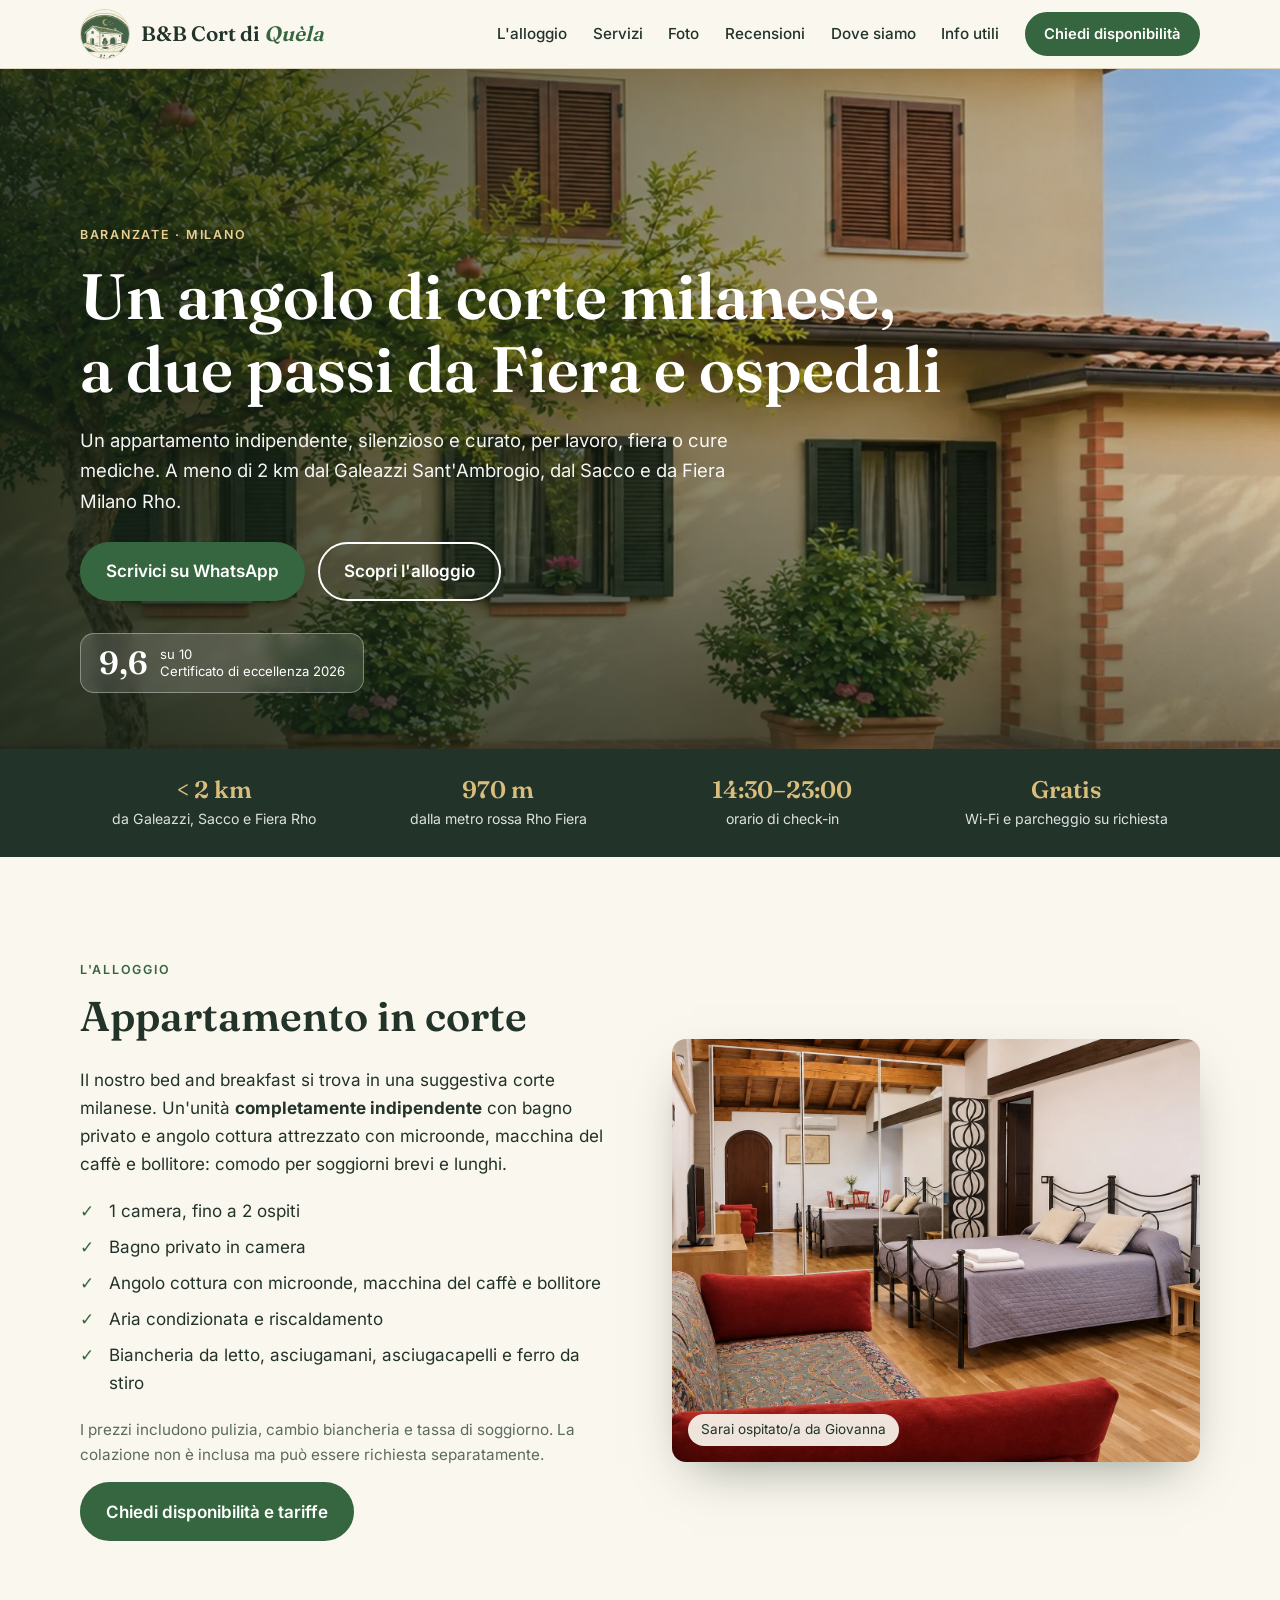
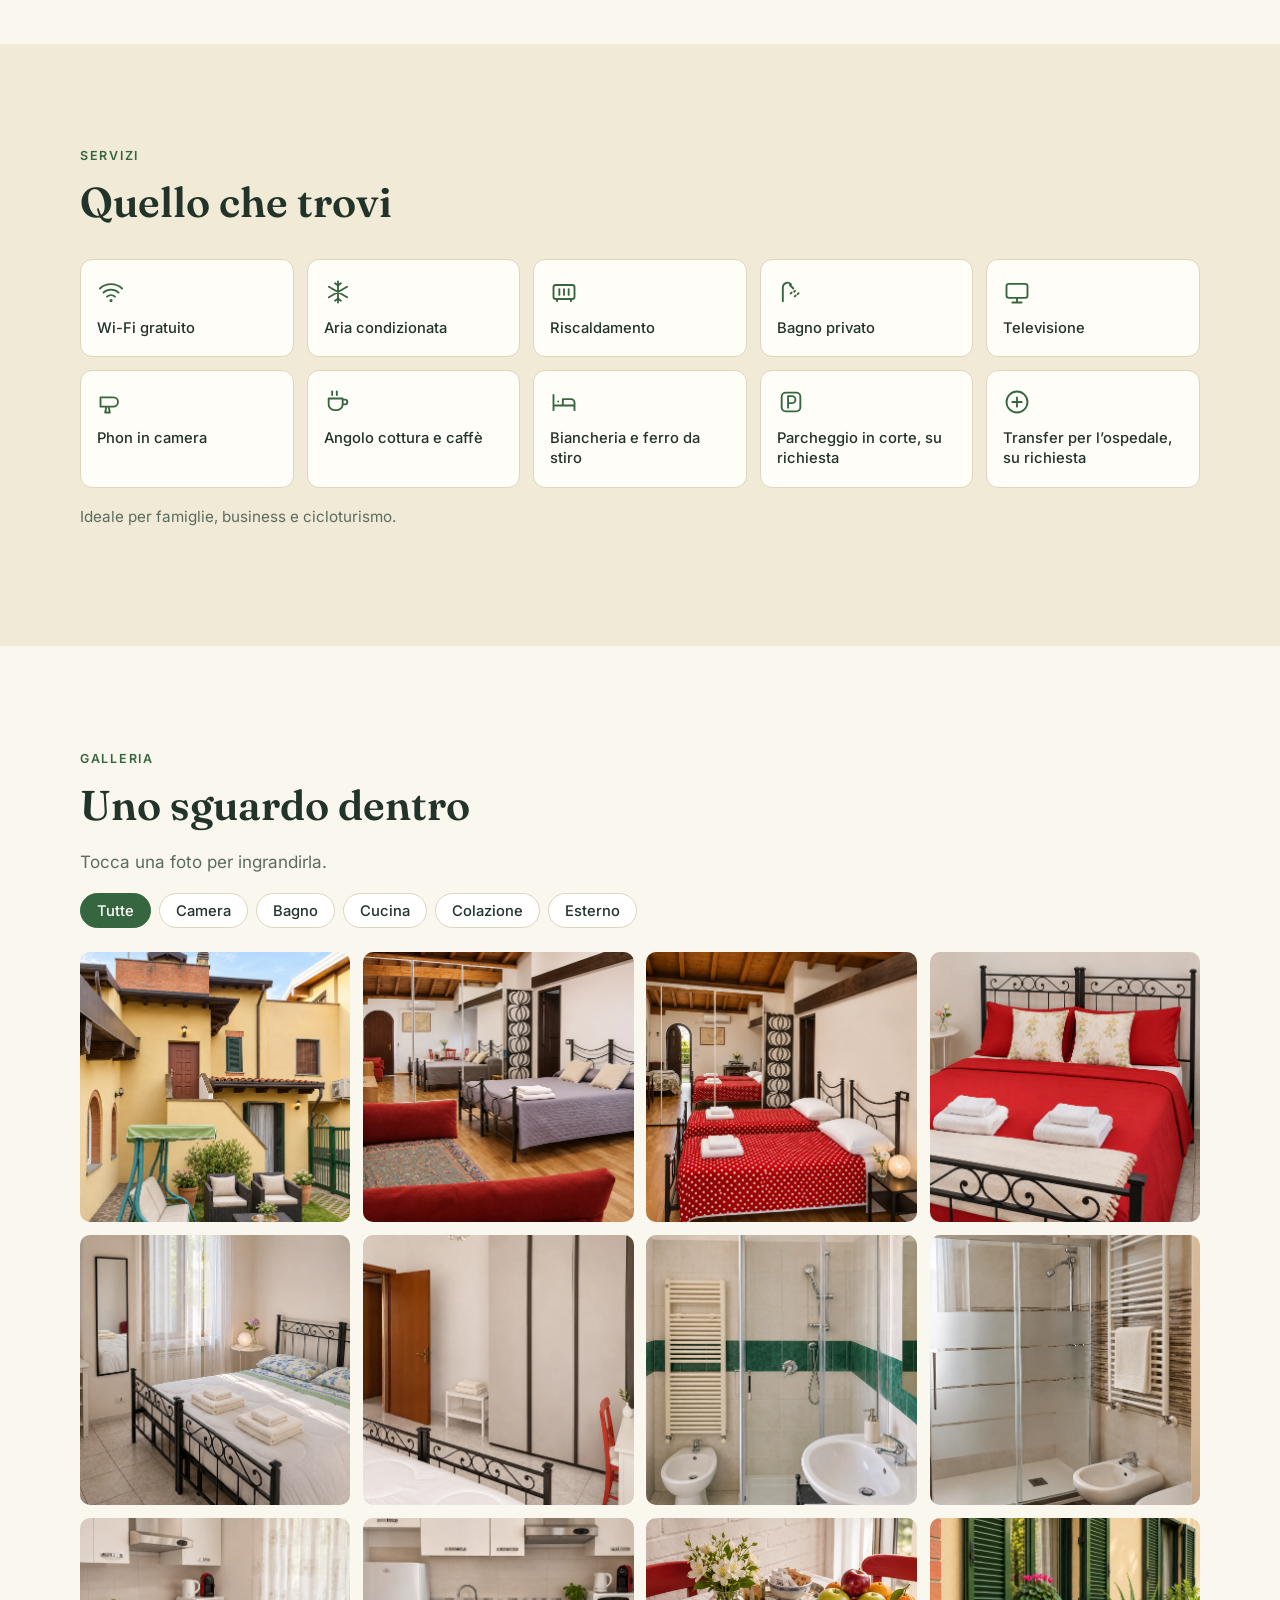
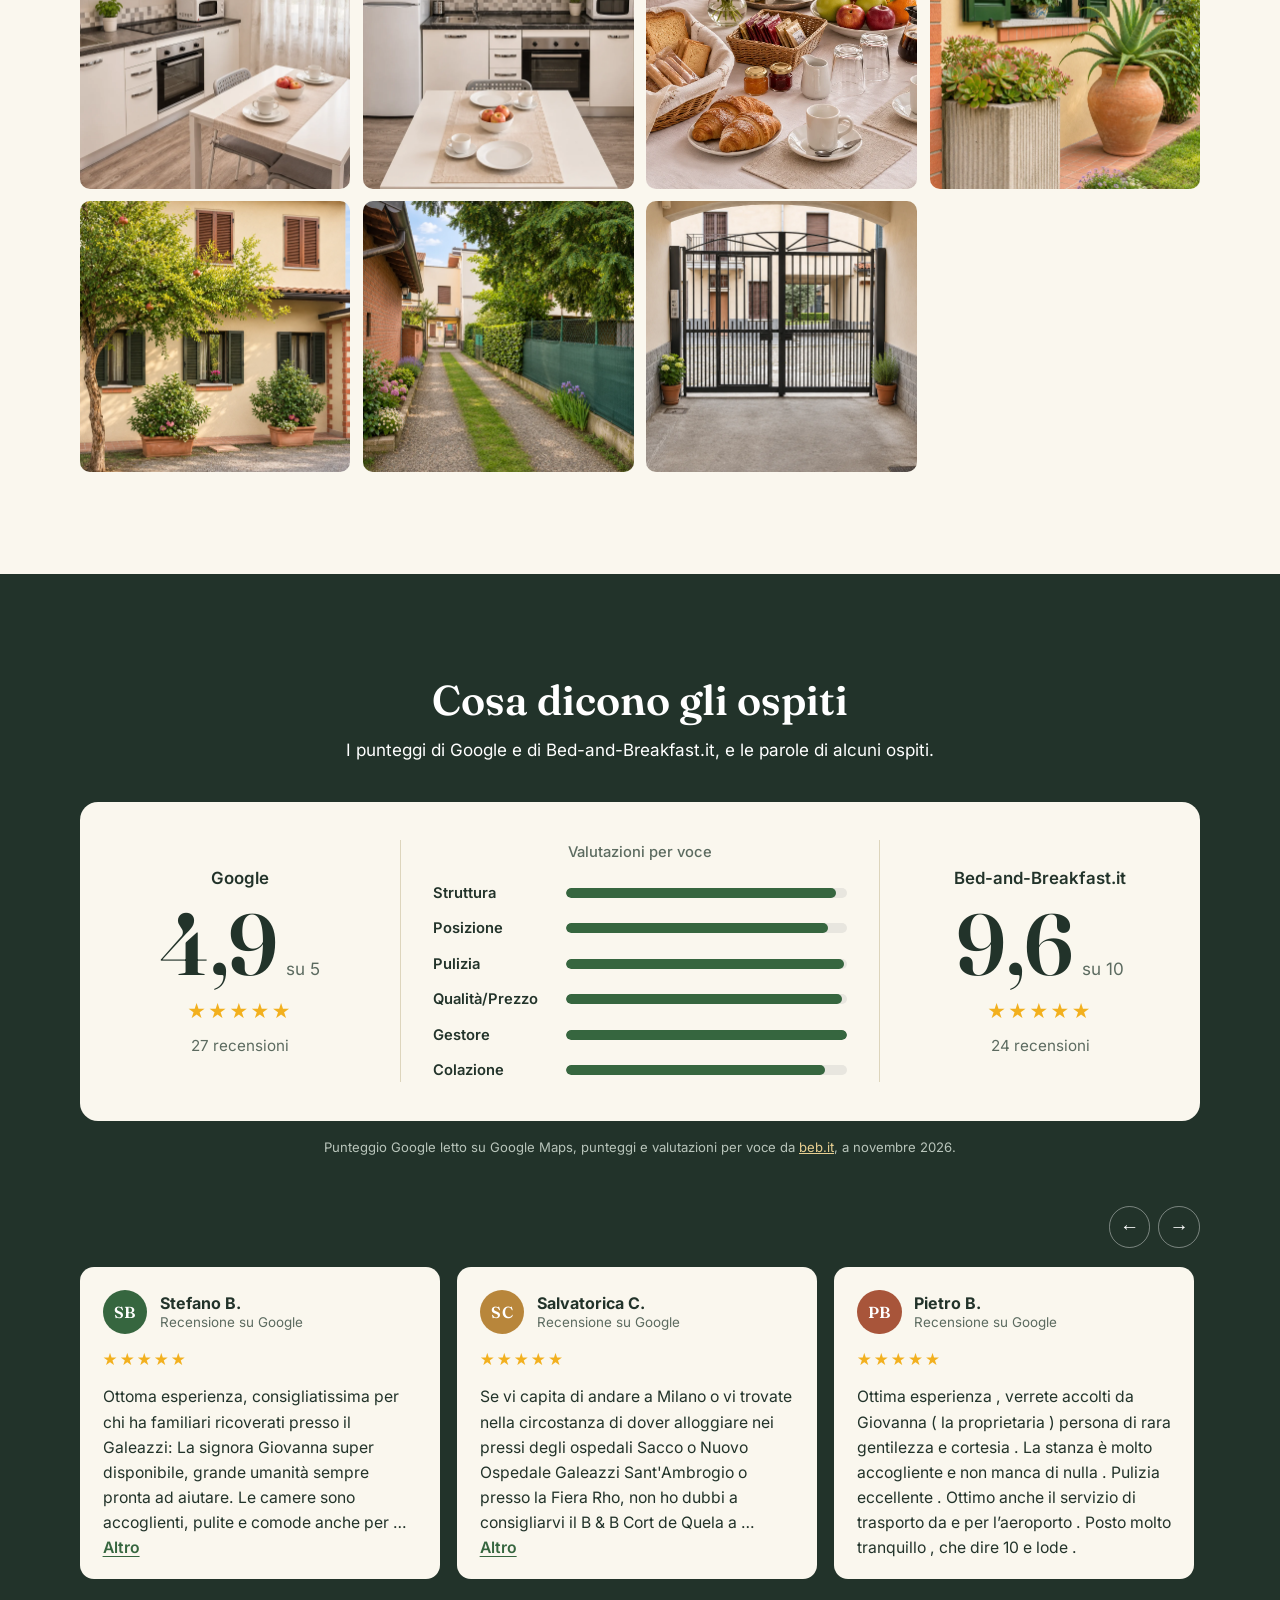
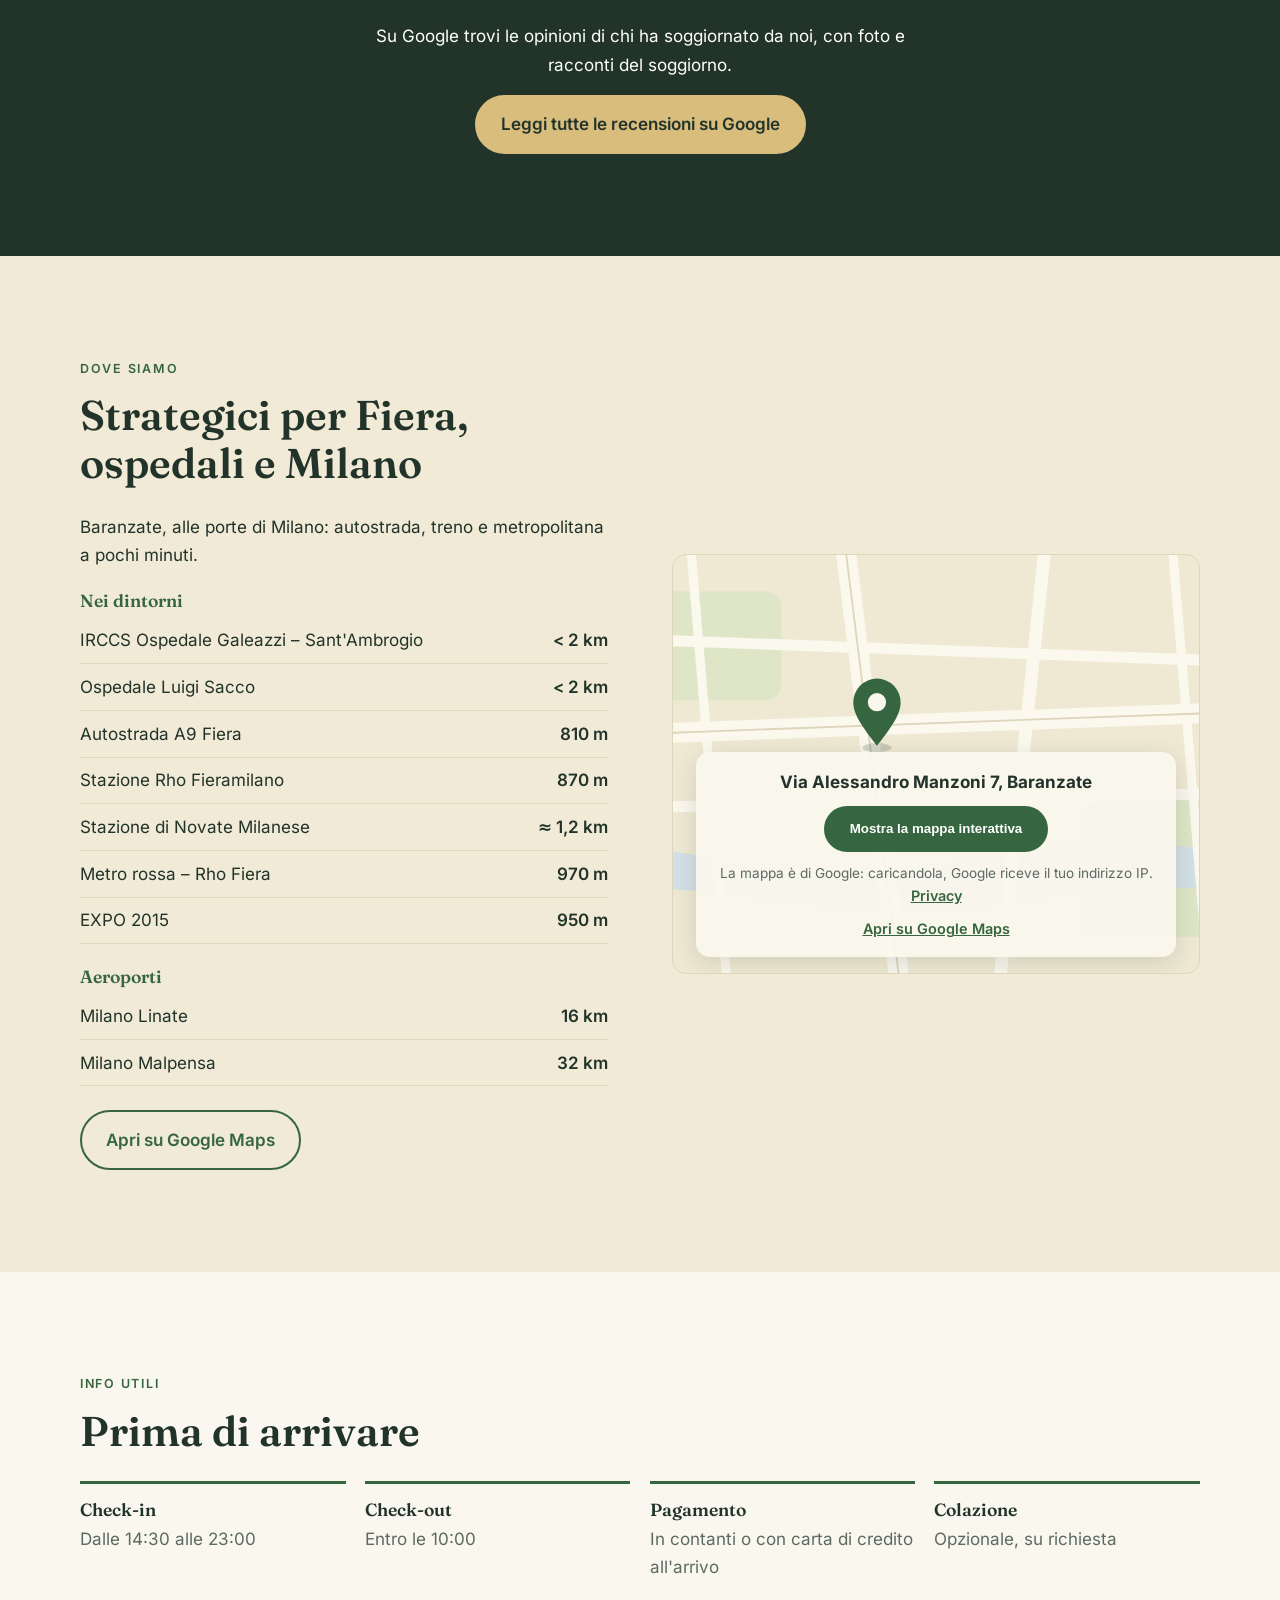
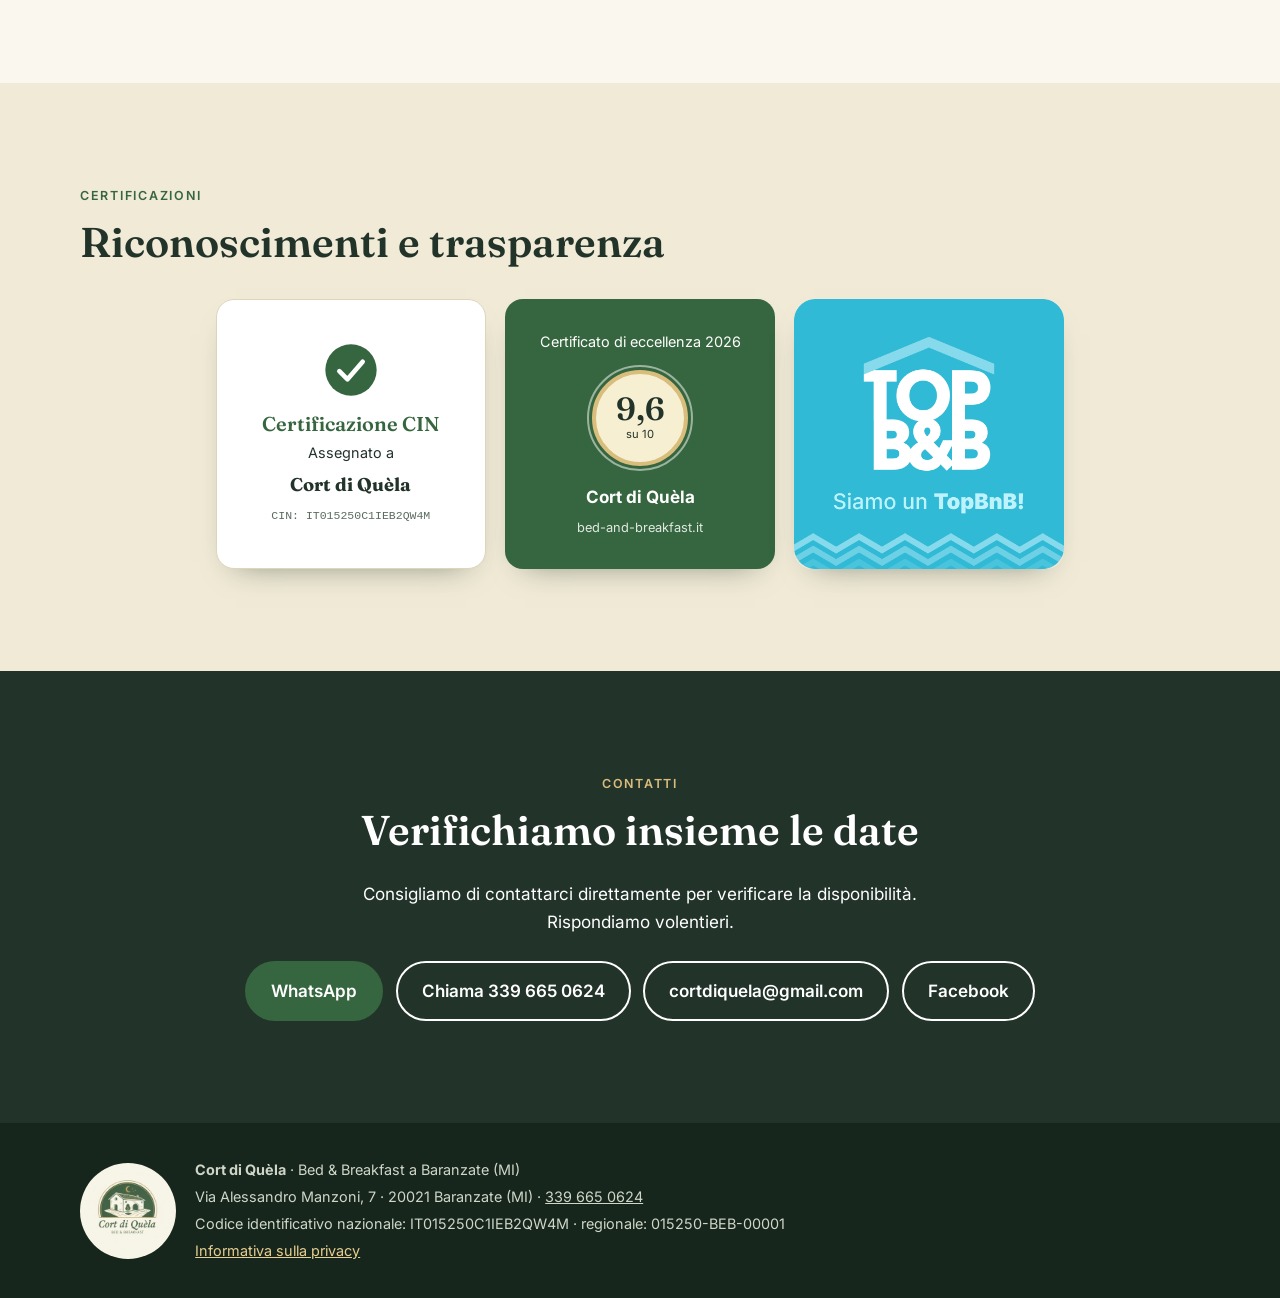
<file: index.html>
<!DOCTYPE html>
<html lang="it">
<head>
<meta charset="utf-8">
<meta name="viewport" content="width=device-width, initial-scale=1">
<title>Cort di Quèla – B&amp;B a Baranzate (Milano) vicino a Fiera Rho</title>
<meta name="description" content="Appartamento indipendente in una corte milanese a Baranzate, a meno di 2 km dagli ospedali Galeazzi e Sacco e da Fiera Rho. Wi-Fi, parcheggio, angolo cottura.">
<meta name="theme-color" content="#22332a">
<link rel="canonical" href="https://cortdiquela.it/">
<link rel="icon" href="favicon.ico" sizes="48x48 32x32 16x16">
<link rel="icon" type="image/png" sizes="48x48" href="img/favicon-48.png">
<link rel="icon" type="image/png" sizes="192x192" href="img/favicon-192.png">
<link rel="apple-touch-icon" href="img/apple-touch-icon.png">
<meta property="og:type" content="website">
<meta property="og:locale" content="it_IT">
<meta property="og:site_name" content="Cort di Quèla">
<meta property="og:url" content="https://cortdiquela.it/">
<meta property="og:title" content="Cort di Quèla – B&B a Baranzate">
<meta property="og:description" content="Appartamento indipendente in corte milanese, vicino a Fiera Rho, Ospedale Galeazzi e Sacco.">
<meta property="og:image" content="https://cortdiquela.it/img/og-cort-di-quela.jpg">
<meta property="og:image:width" content="1200">
<meta property="og:image:height" content="630">
<meta property="og:image:alt" content="Facciata del B&amp;B Cort di Quèla a Baranzate">
<meta name="twitter:card" content="summary_large_image">
<link rel="preload" href="fonts/fraunces-latin.woff2" as="font" type="font/woff2" crossorigin>
<link rel="preload" href="fonts/inter-latin.woff2" as="font" type="font/woff2" crossorigin>
<link rel="stylesheet" href="css/style.css">
<script type="application/ld+json">
{"@context":"https://schema.org","@type":"BedAndBreakfast","name":"Cort di Quèla","description":"Bed & Breakfast in una corte milanese a Baranzate.","address":{"@type":"PostalAddress","streetAddress":"Via Alessandro Manzoni, 7","postalCode":"20021","addressLocality":"Baranzate","addressRegion":"MI","addressCountry":"IT"},"geo":{"@type":"GeoCoordinates","latitude":45.5291499,"longitude":9.1180021},"email":"cortdiquela@gmail.com","checkinTime":"14:30","checkoutTime":"10:00","amenityFeature":[{"@type":"LocationFeatureSpecification","name":"Wi-Fi gratuito","value":true},{"@type":"LocationFeatureSpecification","name":"Parcheggio","value":true}],"image":"https://cortdiquela.it/img/og-cort-di-quela.jpg","url":"https://cortdiquela.it/","telephone":"+393396650624","hasMap":"https://www.google.com/maps/place/B%26B+Cort+di+Qu%C3%A8la/data=!4m2!3m1!1s0x4786c1ded8beac15:0x66c8098ef2f36463","sameAs":["https://www.facebook.com/cortdiquela"]}
</script>
</head>
<body>
<svg width="0" height="0" style="position:absolute" aria-hidden="true" focusable="false">
<defs><g fill="none" stroke="currentColor" stroke-width="1.6" stroke-linecap="round" stroke-linejoin="round">
<symbol id="i-wifi" viewBox="0 0 24 24"><path d="M2.5 9a14 14 0 0 1 19 0M5.5 12.5a9.5 9.5 0 0 1 13 0M8.6 16a5 5 0 0 1 6.8 0"/><circle cx="12" cy="19.3" r=".6"/></symbol>
<symbol id="i-snow" viewBox="0 0 24 24"><path d="M12 3v18M4.2 7.5l15.6 9M19.8 7.5l-15.6 9M9.5 4.5 12 6.5l2.5-2M9.5 19.5 12 17.5l2.5 2"/></symbol>
<symbol id="i-heat" viewBox="0 0 24 24"><rect x="3" y="6" width="18" height="12" rx="2"/><path d="M8 9.5v5M12 9.5v5M16 9.5v5M6 18v2M18 18v2"/></symbol>
<symbol id="i-bath" viewBox="0 0 24 24"><path d="M5 20V8a4 4 0 0 1 7-2.6M11 6l3 3M12.5 12.5l-.8.8M15.5 11l-.8.8M16 15l-.8.8M18.5 13l-.8.8"/></symbol>
<symbol id="i-tv" viewBox="0 0 24 24"><rect x="3" y="5" width="18" height="12" rx="2"/><path d="M8 21h8M12 17v4"/></symbol>
<symbol id="i-dryer" viewBox="0 0 24 24"><path d="M3 8h11a4 4 0 0 1 0 8H3zM8 16l-1 5h4l-1-5"/></symbol>
<symbol id="i-coffee" viewBox="0 0 24 24"><path d="M4 9h12v5a5 5 0 0 1-5 5H9a5 5 0 0 1-5-5zM16 10h2a2 2 0 0 1 0 4h-2M7 3v3M11 3v3"/></symbol>
<symbol id="i-bed" viewBox="0 0 24 24"><path d="M3 19V6M3 15h18v4M21 15v-2.5a3 3 0 0 0-3-3h-7V15M7 11.5h.01"/></symbol>
<symbol id="i-park" viewBox="0 0 24 24"><rect x="4" y="4" width="16" height="16" rx="3.5"/><path d="M9.5 17V7h3.3a3 3 0 0 1 0 6H9.5"/></symbol>
<symbol id="i-med" viewBox="0 0 24 24"><circle cx="12" cy="12" r="9"/><path d="M12 8v8M8 12h8"/></symbol>
</g></defs></svg>
<a class="skip" href="#main">Vai al contenuto</a>

<header class="site-header" id="top">
  <div class="wrap bar">
    <a class="brand" href="#top" aria-label="B&B Cort di Quèla – inizio pagina"><span class="logo"><img src="img/39867_square.jpg" alt="" width="52" height="52"></span><span class="brand-text">B&amp;B Cort di <em>Quèla</em></span></a>
    <nav id="nav" class="nav" aria-label="Principale">
      <a href="#alloggio">L'alloggio</a>
      <a href="#servizi">Servizi</a>
      <a href="#galleria">Foto</a>
      <a href="#punteggi">Recensioni</a>
      <a href="#zona">Dove siamo</a>
      <a href="#info">Info utili</a>
      <a class="btn btn-small" href="#contatti">Chiedi disponibilità</a>
    </nav>
    <button class="menu-btn" aria-expanded="false" aria-controls="nav" aria-label="Apri il menu"><span></span><span></span></button>
  </div>
</header>

<main id="main">
  <section class="hero">
    <picture><source media="(min-width:900px)" srcset="img/hero-corte-panoramica.webp"><img class="hero-img" src="img/hero-corte-mobile.webp" alt="" fetchpriority="high"></picture>
    <div class="hero-shade"></div>
    <div class="wrap hero-content">
      <p class="eyebrow">Baranzate · Milano</p>
      <h1>Un angolo di corte milanese,<br>a due passi da Fiera e ospedali</h1>
      <p class="lead">Un appartamento indipendente, silenzioso e curato, per lavoro, fiera o cure mediche. A meno di 2 km dal Galeazzi Sant'Ambrogio, dal Sacco e da Fiera Milano Rho.</p>
      <div class="cta-row">
        <a class="btn" href="https://wa.me/393396650624?text=Buongiorno%2C%20vorrei%20verificare%20la%20disponibilit%C3%A0%20dal%20..." target="_blank" rel="noopener">Scrivici su WhatsApp</a>
        <a class="btn btn-ghost" href="#alloggio">Scopri l'alloggio</a>
      </div>
      <div class="badge" aria-label="Valutazione 9,6 su 10, certificato di eccellenza 2026">
        <strong>9,6</strong><span>su 10<br>Certificato di eccellenza 2026</span>
      </div>
    </div>
  </section>

  <section class="facts" aria-label="In breve">
    <div class="wrap facts-grid">
      <div><strong>&lt; 2 km</strong><span>da Galeazzi, Sacco e Fiera Rho</span></div>
      <div><strong>970 m</strong><span>dalla metro rossa Rho Fiera</span></div>
      <div><strong>14:30–23:00</strong><span>orario di check-in</span></div>
      <div><strong>Gratis</strong><span>Wi-Fi e parcheggio su richiesta</span></div>
    </div>
  </section>

  <section class="section" id="alloggio">
    <div class="wrap split">
      <div class="split-text">
        <p class="eyebrow">L'alloggio</p>
        <h2>Appartamento in corte</h2>
        <p>Il nostro bed and breakfast si trova in una suggestiva corte milanese. Un'unità <strong>completamente indipendente</strong> con bagno privato e angolo cottura attrezzato con microonde, macchina del caffè e bollitore: comodo per soggiorni brevi e lunghi.</p>
        <ul class="ticks">
          <li>1 camera, fino a 2 ospiti</li>
          <li>Bagno privato in camera</li>
          <li>Angolo cottura con microonde, macchina del caffè e bollitore</li>
          <li>Aria condizionata e riscaldamento</li>
          <li>Biancheria da letto, asciugamani, asciugacapelli e ferro da stiro</li>
        </ul>
        <p class="note">I prezzi includono pulizia, cambio biancheria e tassa di soggiorno. La colazione non è inclusa ma può essere richiesta separatamente.</p>
        <a class="btn" href="#contatti">Chiedi disponibilità e tariffe</a>
      </div>
      <figure class="split-fig">
        <img src="img/08-camera-mansarda.webp" alt="Camera con travi in legno, parquet e specchiera" loading="lazy">
        <figcaption>Sarai ospitato/a da Giovanna</figcaption>
      </figure>
    </div>
  </section>

  <section class="section alt" id="servizi">
    <div class="wrap">
      <p class="eyebrow">Servizi</p>
      <h2>Quello che trovi</h2>
      <ul class="tiles">
        <li class="tile"><svg aria-hidden="true"><use href="#i-wifi"/></svg><span>Wi-Fi gratuito</span></li>
        <li class="tile"><svg aria-hidden="true"><use href="#i-snow"/></svg><span>Aria condizionata</span></li>
        <li class="tile"><svg aria-hidden="true"><use href="#i-heat"/></svg><span>Riscaldamento</span></li>
        <li class="tile"><svg aria-hidden="true"><use href="#i-bath"/></svg><span>Bagno privato</span></li>
        <li class="tile"><svg aria-hidden="true"><use href="#i-tv"/></svg><span>Televisione</span></li>
        <li class="tile"><svg aria-hidden="true"><use href="#i-dryer"/></svg><span>Phon in camera</span></li>
        <li class="tile"><svg aria-hidden="true"><use href="#i-coffee"/></svg><span>Angolo cottura e caffè</span></li>
        <li class="tile"><svg aria-hidden="true"><use href="#i-bed"/></svg><span>Biancheria e ferro da stiro</span></li>
        <li class="tile"><svg aria-hidden="true"><use href="#i-park"/></svg><span>Parcheggio in corte, su richiesta</span></li>
        <li class="tile"><svg aria-hidden="true"><use href="#i-med"/></svg><span>Transfer per l’ospedale, su richiesta</span></li>
      </ul>
      <p class="note">Ideale per famiglie, business e cicloturismo.</p>
    </div>
  </section>

  <section class="section" id="galleria">
    <div class="wrap">
      <p class="eyebrow">Galleria</p>
      <h2>Uno sguardo dentro</h2>
      <p class="hint">Tocca una foto per ingrandirla.</p>
      <div class="filters" role="group" aria-label="Filtra le foto"><button type="button" class="chip" data-f="Tutte" aria-pressed="true">Tutte</button><button type="button" class="chip" data-f="Camera" aria-pressed="false">Camera</button><button type="button" class="chip" data-f="Bagno" aria-pressed="false">Bagno</button><button type="button" class="chip" data-f="Cucina" aria-pressed="false">Cucina</button><button type="button" class="chip" data-f="Colazione" aria-pressed="false">Colazione</button><button type="button" class="chip" data-f="Esterno" aria-pressed="false">Esterno</button></div>
      <div class="gallery" id="gallery">
        <button type="button" data-cat="Esterno"><img loading="lazy" src="img/01-cortile.webp" alt="La corte con dondolo e area relax"></button>
        <button type="button" data-cat="Camera"><img loading="lazy" src="img/08-camera-mansarda.webp" alt="Camera con travi in legno, parquet e divano rosso"></button>
        <button type="button" data-cat="Camera"><img loading="lazy" src="img/04-camera-doppia.webp" alt="Camera con due letti e coperte a pois rossi"></button>
        <button type="button" data-cat="Camera"><img loading="lazy" src="img/07-camera-rossa.webp" alt="Letto matrimoniale in ferro battuto con coperta rossa"></button>
        <button type="button" data-cat="Camera"><img loading="lazy" src="img/10-camera-luminosa.webp" alt="Camera luminosa con finestra e specchio"></button>
        <button type="button" data-cat="Camera"><img loading="lazy" src="img/11-camera-armadio.webp" alt="Camera con armadio e zona notte"></button>
        <button type="button" data-cat="Bagno"><img loading="lazy" src="img/09-bagno-verde.webp" alt="Bagno privato con doccia e scaldasalviette"></button>
        <button type="button" data-cat="Bagno"><img loading="lazy" src="img/14-bagno-tortora.webp" alt="Bagno con ampia doccia e scaldasalviette"></button>
        <button type="button" data-cat="Cucina"><img loading="lazy" src="img/12-cucina-prospettiva.webp" alt="Angolo cottura con forno, microonde e tavolo"></button>
        <button type="button" data-cat="Cucina"><img loading="lazy" src="img/13-cucina-frontale.webp" alt="Cucina con frigorifero e tavolo apparecchiato"></button>
        <button type="button" data-cat="Colazione"><img loading="lazy" src="img/06-colazione.webp" alt="Colazione servita con cornetti, frutta e caffè"></button>
        <button type="button" data-cat="Esterno"><img loading="lazy" src="img/03-facciata-dettaglio.webp" alt="Facciata con persiane verdi e vasi in terracotta"></button>
        <button type="button" data-cat="Esterno"><img loading="lazy" src="img/05-facciata-principale.webp" alt="La facciata con il melograno in cortile"></button>
        <button type="button" data-cat="Esterno"><img loading="lazy" src="img/02-vialetto.webp" alt="Il vialetto di accesso alla corte"></button>
        <button type="button" data-cat="Esterno"><img loading="lazy" src="img/15-ingresso.webp" alt="Il cancello d'ingresso alla corte"></button>
      </div>
    </div>
  </section>

  <section class="section google" id="punteggi">
    <div class="wrap">
      <header class="rev-intro">
        <h2>Cosa dicono gli ospiti</h2>
        <p>I punteggi di Google e di <span class="nw">Bed-and-Breakfast.it</span>, e le parole di alcuni ospiti.</p>
      </header>
      <div class="rev-panel">
        <div class="rev-score">
          <p class="rev-src">Google</p>
          <div class="g-num"><b>4,9</b><span>su 5</span></div>
          <div class="stars" aria-hidden="true">★★★★★</div>
          <p class="rev-count">27 recensioni</p>
        </div>
        <div class="rev-crits">
          <p class="rev-src">Valutazioni per voce</p>
          <div class="crit"><span>Struttura</span><div class="track" role="img" aria-label="Struttura: valutazione eccellente"><i style="width:96%"></i></div></div>
          <div class="crit"><span>Posizione</span><div class="track" role="img" aria-label="Posizione: valutazione eccellente"><i style="width:93%"></i></div></div>
          <div class="crit"><span>Pulizia</span><div class="track" role="img" aria-label="Pulizia: valutazione eccellente"><i style="width:99%"></i></div></div>
          <div class="crit"><span>Qualità/Prezzo</span><div class="track" role="img" aria-label="Qualità/Prezzo: valutazione eccellente"><i style="width:98%"></i></div></div>
          <div class="crit"><span>Gestore</span><div class="track" role="img" aria-label="Gestore: valutazione eccellente"><i style="width:100%"></i></div></div>
          <div class="crit"><span>Colazione</span><div class="track" role="img" aria-label="Colazione: valutazione eccellente"><i style="width:92%"></i></div></div>
        </div>
        <div class="rev-score">
          <p class="rev-src">Bed-and-Breakfast.it</p>
          <div class="g-num"><b>9,6</b><span>su 10</span></div>
          <div class="stars" aria-hidden="true">★★★★★</div>
          <p class="rev-count">24 recensioni</p>
        </div>
      </div>
      <p class="rev-note">Punteggio Google letto su Google Maps, punteggi e valutazioni per voce da <a href="https://beb.it/cortdiquela/it/#reviewsSection" target="_blank" rel="noopener">beb.it</a>, a novembre 2026.</p>
    </div>
    <div class="wrap g-cards">
      <div class="g-nav">
        <button type="button" class="g-prev" aria-label="Recensioni precedenti">&larr;</button>
        <button type="button" class="g-next" aria-label="Recensioni successive">&rarr;</button>
      </div>
      <ul class="g-reviews" tabindex="0" aria-label="Recensioni degli ospiti su Google, scorri per vederle tutte">
        <li class="g-card">
          <div class="g-head">
            <span class="g-avatar" style="background:#36663f" aria-hidden="true">SB</span>
            <div class="g-who"><b>Stefano B.</b><span>Recensione su Google</span></div>
          </div>
          <div class="stars" role="img" aria-label="5 stelle su 5">★★★★★</div>
          <blockquote><p>Ottoma esperienza, consigliatissima per chi ha familiari ricoverati presso il Galeazzi: La signora Giovanna super disponibile, grande umanità sempre pronta ad aiutare. Le camere sono accoglienti, pulite e comode anche per … <a class="g-more" href="https://www.google.com/maps/place/B%26B+Cort+di+Qu%C3%A8la/data=!4m2!3m1!1s0x4786c1ded8beac15:0x66c8098ef2f36463" target="_blank" rel="noopener">Altro</a></p></blockquote>
        </li>
        <li class="g-card">
          <div class="g-head">
            <span class="g-avatar" style="background:#b8863b" aria-hidden="true">SC</span>
            <div class="g-who"><b>Salvatorica C.</b><span>Recensione su Google</span></div>
          </div>
          <div class="stars" role="img" aria-label="5 stelle su 5">★★★★★</div>
          <blockquote><p>Se vi capita di andare a Milano o vi trovate nella circostanza di dover alloggiare nei pressi degli ospedali Sacco o Nuovo Ospedale Galeazzi Sant'Ambrogio o presso la Fiera Rho, non ho dubbi a consigliarvi il B &amp; B Cort de Quela a … <a class="g-more" href="https://www.google.com/maps/place/B%26B+Cort+di+Qu%C3%A8la/data=!4m2!3m1!1s0x4786c1ded8beac15:0x66c8098ef2f36463" target="_blank" rel="noopener">Altro</a></p></blockquote>
        </li>
        <li class="g-card">
          <div class="g-head">
            <span class="g-avatar" style="background:#a8553a" aria-hidden="true">PB</span>
            <div class="g-who"><b>Pietro B.</b><span>Recensione su Google</span></div>
          </div>
          <div class="stars" role="img" aria-label="5 stelle su 5">★★★★★</div>
          <blockquote><p>Ottima esperienza , verrete accolti da Giovanna ( la proprietaria ) persona di rara gentilezza e cortesia . La stanza è molto accogliente e non manca di nulla . Pulizia eccellente . Ottimo anche il servizio di trasporto da e per l’aeroporto . Posto molto tranquillo , che dire 10 e lode .</p></blockquote>
        </li>
        <li class="g-card">
          <div class="g-head">
            <span class="g-avatar" style="background:#4d6b7a" aria-hidden="true">EA</span>
            <div class="g-who"><b>Elena A.</b><span>Recensione su Google</span></div>
          </div>
          <div class="stars" role="img" aria-label="5 stelle su 5">★★★★★</div>
          <blockquote><p>Sono stata molto bene da tutti punti di vista del accoglienza, pulizia, prezzo, gentilezza e soprattutto tanta umanità da parte di Giovanna, la proprietaria. Gli sono molto grata della sua disponibilità e simpatia. Ho trovato in lei una … <a class="g-more" href="https://www.google.com/maps/place/B%26B+Cort+di+Qu%C3%A8la/data=!4m2!3m1!1s0x4786c1ded8beac15:0x66c8098ef2f36463" target="_blank" rel="noopener">Altro</a></p></blockquote>
        </li>
        <li class="g-card">
          <div class="g-head">
            <span class="g-avatar" style="background:#7a5a7a" aria-hidden="true">AB</span>
            <div class="g-who"><b>Antonina B.</b><span>Recensione su Google</span></div>
          </div>
          <div class="stars" role="img" aria-label="5 stelle su 5">★★★★★</div>
          <blockquote><p>Ho soggiornato presso il b&amp;b Cort di Quela per più di quindici giorni, vista la vicinanza dall'ospedale Galeazzi. Io e mio marito siamo stati accolti dalla proprietaria Giovanna, e sin da subito, ci siamo sentiti a casa. Giovanna è stata … <a class="g-more" href="https://www.google.com/maps/place/B%26B+Cort+di+Qu%C3%A8la/data=!4m2!3m1!1s0x4786c1ded8beac15:0x66c8098ef2f36463" target="_blank" rel="noopener">Altro</a></p></blockquote>
        </li>
        <li class="g-card">
          <div class="g-head">
            <span class="g-avatar" style="background:#5b6b3a" aria-hidden="true">MB</span>
            <div class="g-who"><b>Mario B.</b><span>Local Guide · Recensione su Google</span></div>
          </div>
          <div class="stars" role="img" aria-label="5 stelle su 5">★★★★★</div>
          <blockquote><p>Sono stata in questa struttura x una settimana, mi sembrava di essere a casa. La Signora Giovanna sempre molto disponibile e pronta a darti consigli ed aiutarti, in lei ho trovato una sorellina, dolcissima, amabile e molto altruista. … <a class="g-more" href="https://www.google.com/maps/place/B%26B+Cort+di+Qu%C3%A8la/data=!4m2!3m1!1s0x4786c1ded8beac15:0x66c8098ef2f36463" target="_blank" rel="noopener">Altro</a></p></blockquote>
        </li>
      </ul>
    </div>
    <div class="wrap g-cta">
      <p>Su Google trovi le opinioni di chi ha soggiornato da noi, con foto e racconti del soggiorno.</p>
      <a class="btn" href="https://www.google.com/maps/place/B%26B+Cort+di+Qu%C3%A8la/data=!4m2!3m1!1s0x4786c1ded8beac15:0x66c8098ef2f36463" target="_blank" rel="noopener">Leggi tutte le recensioni su Google</a>
    </div>
  </section>

  <section class="section alt" id="zona">
    <div class="wrap split">
      <div class="split-text">
        <p class="eyebrow">Dove siamo</p>
        <h2>Strategici per Fiera, ospedali e Milano</h2>
        <p>Baranzate, alle porte di Milano: autostrada, treno e metropolitana a pochi minuti.</p>
        <div class="dist">
          <h3>Nei dintorni</h3>
          <dl>
            <div><dt>IRCCS Ospedale Galeazzi – Sant'Ambrogio</dt><dd>&lt; 2 km</dd></div>
            <div><dt>Ospedale Luigi Sacco</dt><dd>&lt; 2 km</dd></div>
            <div><dt>Autostrada A9 Fiera</dt><dd>810 m</dd></div>
            <div><dt>Stazione Rho Fieramilano</dt><dd>870 m</dd></div>
            <div><dt>Stazione di Novate Milanese</dt><dd>≈ 1,2 km</dd></div>
            <div><dt>Metro rossa – Rho Fiera</dt><dd>970 m</dd></div>
            <div><dt>EXPO 2015</dt><dd>950 m</dd></div>
          </dl>
          <h3>Aeroporti</h3>
          <dl>
            <div><dt>Milano Linate</dt><dd>16 km</dd></div>
            <div><dt>Milano Malpensa</dt><dd>32 km</dd></div>
          </dl>
        </div>
        <a class="btn btn-outline" href="https://www.google.com/maps/place/B%26B+Cort+di+Qu%C3%A8la/data=!4m2!3m1!1s0x4786c1ded8beac15:0x66c8098ef2f36463" target="_blank" rel="noopener">Apri su Google Maps</a>
      </div>
      <div class="map" id="map">
        <div class="map-ph">
          <div class="map-card">
            <strong>Via Alessandro Manzoni 7, Baranzate</strong>
            <button class="btn" type="button" id="load-map">Mostra la mappa interattiva</button>
            <p>La mappa è di Google: caricandola, Google riceve il tuo indirizzo IP. <a href="privacy.html">Privacy</a></p>
            <a href="https://www.google.com/maps/place/B%26B+Cort+di+Qu%C3%A8la/data=!4m2!3m1!1s0x4786c1ded8beac15:0x66c8098ef2f36463" target="_blank" rel="noopener">Apri su Google Maps</a>
          </div>
        </div>
      </div>
    </div>
  </section>

  <section class="section" id="info">
    <div class="wrap">
      <p class="eyebrow">Info utili</p>
      <h2>Prima di arrivare</h2>
      <div class="info-grid">
        <div><h3>Check-in</h3><p>Dalle 14:30 alle 23:00</p></div>
        <div><h3>Check-out</h3><p>Entro le 10:00</p></div>
        <div><h3>Pagamento</h3><p>In contanti o con carta di credito all'arrivo</p></div>
        <div><h3>Colazione</h3><p>Opzionale, su richiesta</p></div>
      </div>
    </div>
  </section>

  <section class="section alt" id="certificazioni">
    <div class="wrap">
      <p class="eyebrow">Certificazioni</p>
      <h2>Riconoscimenti e trasparenza</h2>
      <ul class="certs">
        <li class="cert cert-cin">
          <svg viewBox="0 0 48 48" width="56" height="56" aria-hidden="true"><circle cx="24" cy="24" r="22" fill="#36663f"/><path d="M14 25l7 7 13-15" fill="none" stroke="#fff" stroke-width="4" stroke-linecap="round" stroke-linejoin="round"/></svg>
          <h3>Certificazione CIN</h3>
          <p>Assegnato a</p>
          <strong>Cort di Quèla</strong>
          <code>CIN: IT015250C1IEB2QW4M</code>
        </li>
        <li class="cert cert-ex">
          <p>Certificato di eccellenza 2026</p>
          <div class="seal"><b>9,6</b><small>su 10</small></div>
          <strong>Cort di Quèla</strong>
          <span>bed-and-breakfast.it</span>
        </li>
        <li class="cert cert-top">
          <a href="https://www.topbnb.it" target="_blank" rel="noopener"><img src="img/topbnb.png" alt="Siamo un TopBnB!" loading="lazy"></a>
        </li>
      </ul>
    </div>
  </section>

  <section class="section contact" id="contatti">
    <div class="wrap contact-box">
      <p class="eyebrow">Contatti</p>
      <h2>Verifichiamo insieme le date</h2>
      <p>Consigliamo di contattarci direttamente per verificare la disponibilità. Rispondiamo volentieri.</p>
      <div class="cta-row">
        <a class="btn" href="https://wa.me/393396650624?text=Buongiorno%2C%20vorrei%20verificare%20la%20disponibilit%C3%A0%20dal%20..." target="_blank" rel="noopener">WhatsApp</a>
        <a class="btn btn-ghost" href="tel:+393396650624">Chiama 339 665 0624</a>
        <a class="btn btn-ghost" href="mailto:cortdiquela@gmail.com">cortdiquela@gmail.com</a>
        <a class="btn btn-ghost" href="https://www.facebook.com/cortdiquela" target="_blank" rel="noopener">Facebook</a>
      </div>
    </div>
  </section>
</main>

<footer class="site-footer">
  <div class="wrap foot">
    <img src="img/39867.jpg" alt="Logo Cort di Quèla" width="96" height="96" loading="lazy">
    <div>
    <p><strong>Cort di Quèla</strong> · Bed & Breakfast a Baranzate (MI)</p>
    <p>Via Alessandro Manzoni, 7 · 20021 Baranzate (MI) · <a href="tel:+393396650624">339 665 0624</a></p>
      <p>Codice identificativo nazionale: IT015250C1IEB2QW4M · regionale: 015250-BEB-00001</p>
      <p class="foot-links"><a href="privacy.html">Informativa sulla privacy</a></p>
    </div>
  </div>
</footer>

<a class="sticky-cta" href="https://wa.me/393396650624" target="_blank" rel="noopener">Chiedi disponibilità</a>

<dialog id="lightbox" aria-label="Foto ingrandita">
  <button class="lb-close" aria-label="Chiudi">×</button>
  <button class="lb-nav lb-prev" aria-label="Foto precedente">‹</button>
  <img alt="">
  <button class="lb-nav lb-next" aria-label="Foto successiva">›</button>
</dialog>
<script src="js/main.js"></script>
</body>
</html>
</file>
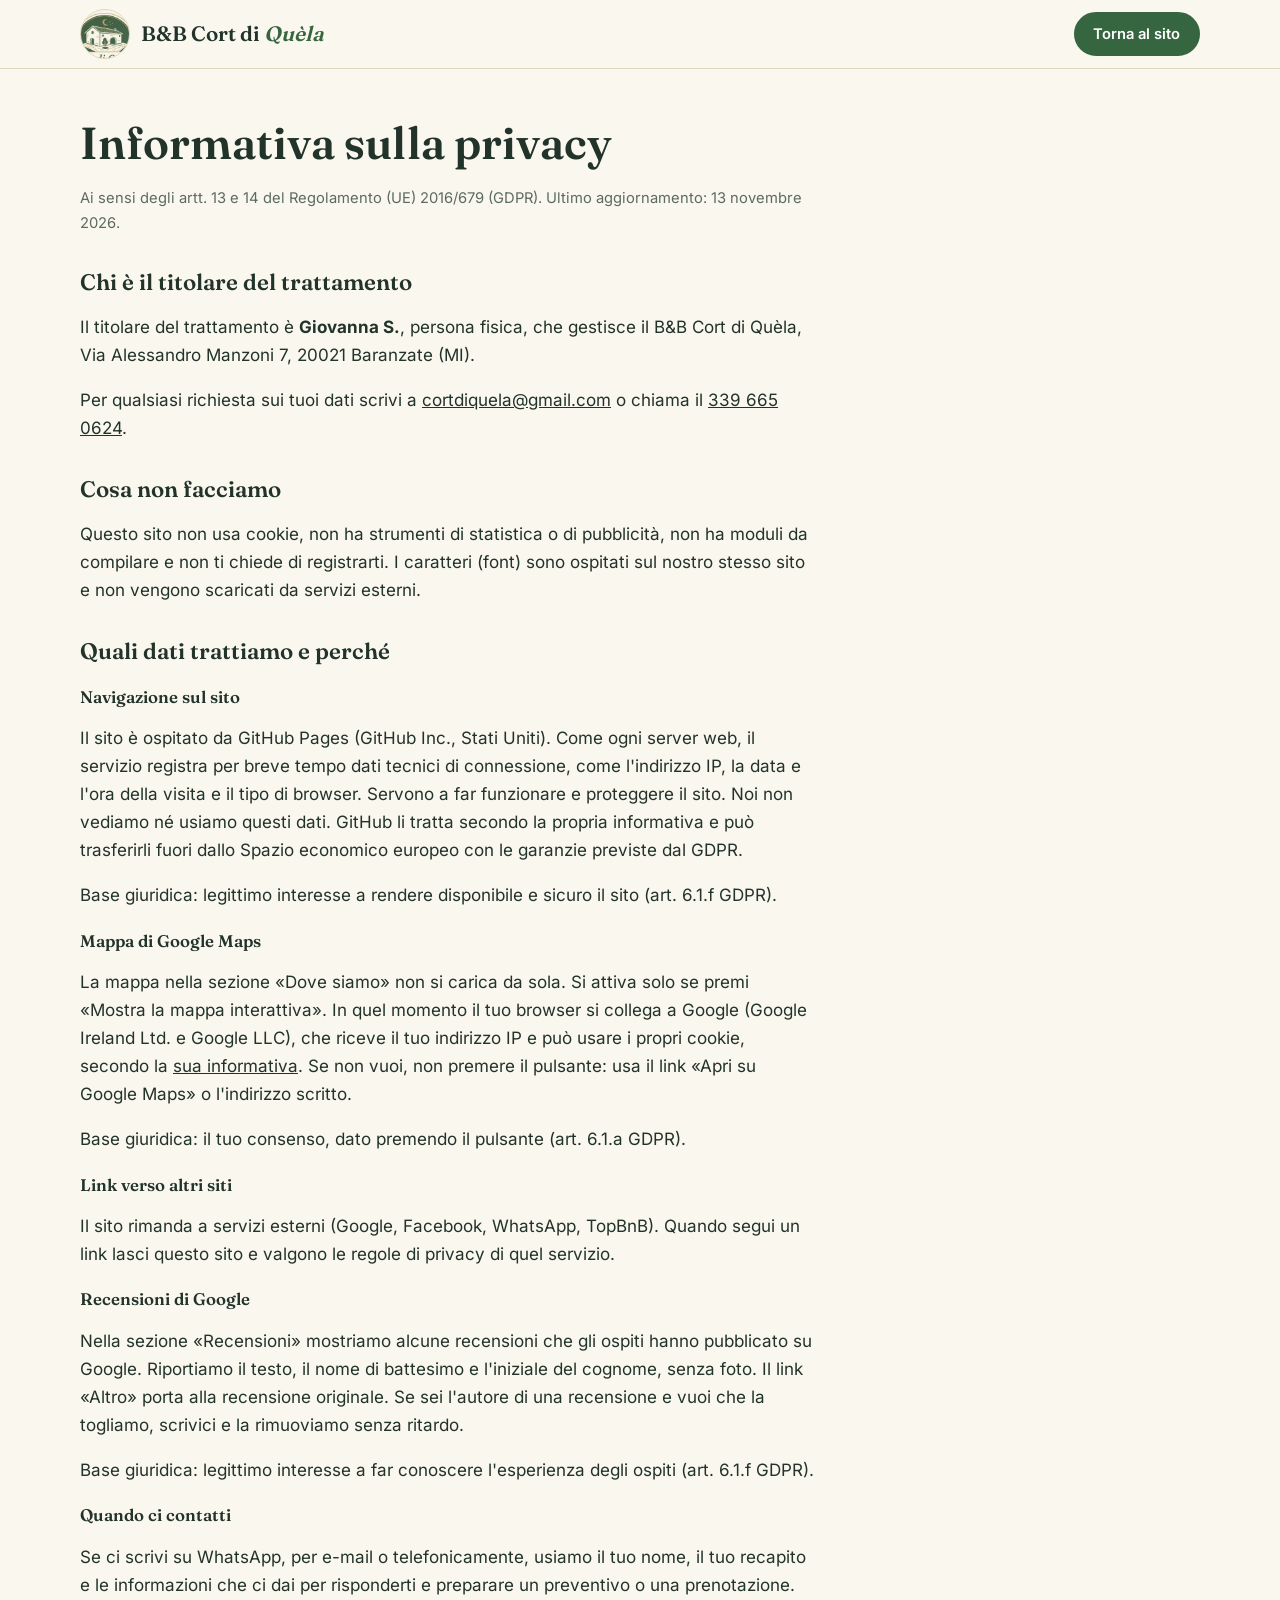
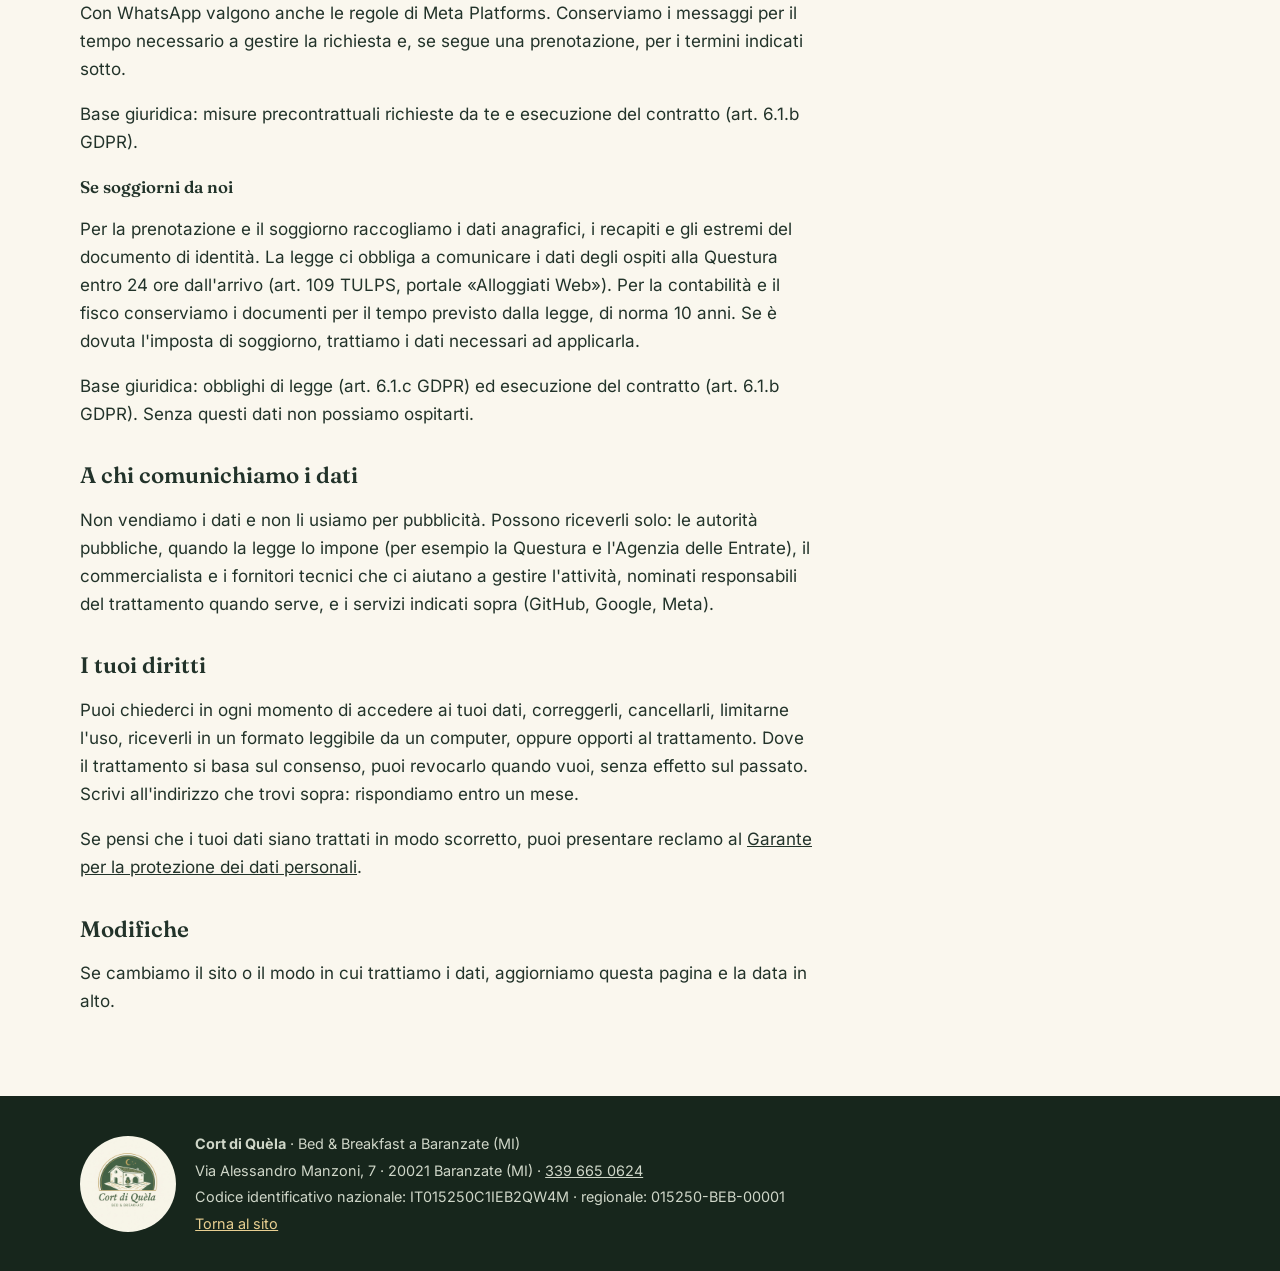
<file: privacy.html>
<!doctype html>
<html lang="it">
<head>
<meta charset="utf-8">
<meta name="viewport" content="width=device-width, initial-scale=1">
<title>Informativa sulla privacy – Cort di Quèla</title>
<meta name="description" content="Come il sito del B&amp;B Cort di Quèla tratta i dati personali di chi lo visita e di chi ci contatta.">
<link rel="canonical" href="https://cortdiquela.it/privacy.html">
<link rel="icon" href="favicon.ico" sizes="48x48 32x32 16x16">
<link rel="icon" type="image/png" sizes="48x48" href="img/favicon-48.png">
<link rel="icon" type="image/png" sizes="192x192" href="img/favicon-192.png">
<link rel="apple-touch-icon" href="img/apple-touch-icon.png">
<link rel="preload" href="fonts/fraunces-latin.woff2" as="font" type="font/woff2" crossorigin>
<link rel="preload" href="fonts/inter-latin.woff2" as="font" type="font/woff2" crossorigin>
<link rel="stylesheet" href="css/style.css">
</head>
<body>
<a class="skip" href="#main">Vai al contenuto</a>
<header class="site-header">
  <div class="wrap bar">
    <a class="brand" href="index.html" aria-label="B&B Cort di Quèla – pagina iniziale"><span class="logo"><img src="img/39867_square.jpg" alt="" width="52" height="52"></span><span class="brand-text">B&amp;B Cort di <em>Quèla</em></span></a>
    <nav class="nav" aria-label="Principale" style="display:flex"><a class="btn btn-small" href="index.html">Torna al sito</a></nav>
  </div>
</header>
<main id="main">
<div class="wrap"><article class="prose">
<h1>Informativa sulla privacy</h1>
<p class="upd">Ai sensi degli artt. 13 e 14 del Regolamento (UE) 2016/679 (GDPR). Ultimo aggiornamento: 13 novembre 2026.</p>

<h2>Chi è il titolare del trattamento</h2>
<p>Il titolare del trattamento è <strong>Giovanna S.</strong>, persona fisica, che gestisce il B&amp;B Cort di Quèla, Via Alessandro Manzoni 7, 20021 Baranzate (MI).</p>
<p>Per qualsiasi richiesta sui tuoi dati scrivi a <a href="mailto:cortdiquela@gmail.com">cortdiquela@gmail.com</a> o chiama il <a href="tel:+393396650624">339 665 0624</a>.</p>

<h2>Cosa non facciamo</h2>
<p>Questo sito non usa cookie, non ha strumenti di statistica o di pubblicità, non ha moduli da compilare e non ti chiede di registrarti. I caratteri (font) sono ospitati sul nostro stesso sito e non vengono scaricati da servizi esterni.</p>

<h2>Quali dati trattiamo e perché</h2>
<h3>Navigazione sul sito</h3>
<p>Il sito è ospitato da GitHub Pages (GitHub Inc., Stati Uniti). Come ogni server web, il servizio registra per breve tempo dati tecnici di connessione, come l'indirizzo IP, la data e l'ora della visita e il tipo di browser. Servono a far funzionare e proteggere il sito. Noi non vediamo né usiamo questi dati. GitHub li tratta secondo la propria informativa e può trasferirli fuori dallo Spazio economico europeo con le garanzie previste dal GDPR.</p>
<p>Base giuridica: legittimo interesse a rendere disponibile e sicuro il sito (art. 6.1.f GDPR).</p>

<h3>Mappa di Google Maps</h3>
<p>La mappa nella sezione «Dove siamo» non si carica da sola. Si attiva solo se premi «Mostra la mappa interattiva». In quel momento il tuo browser si collega a Google (Google Ireland Ltd. e Google LLC), che riceve il tuo indirizzo IP e può usare i propri cookie, secondo la <a href="https://policies.google.com/privacy" target="_blank" rel="noopener">sua informativa</a>. Se non vuoi, non premere il pulsante: usa il link «Apri su Google Maps» o l'indirizzo scritto.</p>
<p>Base giuridica: il tuo consenso, dato premendo il pulsante (art. 6.1.a GDPR).</p>

<h3>Link verso altri siti</h3>
<p>Il sito rimanda a servizi esterni (Google, Facebook, WhatsApp, TopBnB). Quando segui un link lasci questo sito e valgono le regole di privacy di quel servizio.</p>

<h3>Recensioni di Google</h3>
<p>Nella sezione «Recensioni» mostriamo alcune recensioni che gli ospiti hanno pubblicato su Google. Riportiamo il testo, il nome di battesimo e l'iniziale del cognome, senza foto. Il link «Altro» porta alla recensione originale. Se sei l'autore di una recensione e vuoi che la togliamo, scrivici e la rimuoviamo senza ritardo.</p>
<p>Base giuridica: legittimo interesse a far conoscere l'esperienza degli ospiti (art. 6.1.f GDPR).</p>

<h3>Quando ci contatti</h3>
<p>Se ci scrivi su WhatsApp, per e-mail o telefonicamente, usiamo il tuo nome, il tuo recapito e le informazioni che ci dai per risponderti e preparare un preventivo o una prenotazione. Con WhatsApp valgono anche le regole di Meta Platforms. Conserviamo i messaggi per il tempo necessario a gestire la richiesta e, se segue una prenotazione, per i termini indicati sotto.</p>
<p>Base giuridica: misure precontrattuali richieste da te e esecuzione del contratto (art. 6.1.b GDPR).</p>

<h3>Se soggiorni da noi</h3>
<p>Per la prenotazione e il soggiorno raccogliamo i dati anagrafici, i recapiti e gli estremi del documento di identità. La legge ci obbliga a comunicare i dati degli ospiti alla Questura entro 24 ore dall'arrivo (art. 109 TULPS, portale «Alloggiati Web»). Per la contabilità e il fisco conserviamo i documenti per il tempo previsto dalla legge, di norma 10 anni. Se è dovuta l'imposta di soggiorno, trattiamo i dati necessari ad applicarla.</p>
<p>Base giuridica: obblighi di legge (art. 6.1.c GDPR) ed esecuzione del contratto (art. 6.1.b GDPR). Senza questi dati non possiamo ospitarti.</p>

<h2>A chi comunichiamo i dati</h2>
<p>Non vendiamo i dati e non li usiamo per pubblicità. Possono riceverli solo: le autorità pubbliche, quando la legge lo impone (per esempio la Questura e l'Agenzia delle Entrate), il commercialista e i fornitori tecnici che ci aiutano a gestire l'attività, nominati responsabili del trattamento quando serve, e i servizi indicati sopra (GitHub, Google, Meta).</p>

<h2>I tuoi diritti</h2>
<p>Puoi chiederci in ogni momento di accedere ai tuoi dati, correggerli, cancellarli, limitarne l'uso, riceverli in un formato leggibile da un computer, oppure opporti al trattamento. Dove il trattamento si basa sul consenso, puoi revocarlo quando vuoi, senza effetto sul passato. Scrivi all'indirizzo che trovi sopra: rispondiamo entro un mese.</p>
<p>Se pensi che i tuoi dati siano trattati in modo scorretto, puoi presentare reclamo al <a href="https://www.garanteprivacy.it" target="_blank" rel="noopener">Garante per la protezione dei dati personali</a>.</p>

<h2>Modifiche</h2>
<p>Se cambiamo il sito o il modo in cui trattiamo i dati, aggiorniamo questa pagina e la data in alto.</p>
</article></div>
</main>
<footer class="site-footer">
  <div class="wrap foot">
    <img src="img/39867.jpg" alt="Logo Cort di Quèla" width="96" height="96" loading="lazy">
    <div>
    <p><strong>Cort di Quèla</strong> · Bed & Breakfast a Baranzate (MI)</p>
    <p>Via Alessandro Manzoni, 7 · 20021 Baranzate (MI) · <a href="tel:+393396650624">339 665 0624</a></p>
      <p>Codice identificativo nazionale: IT015250C1IEB2QW4M · regionale: 015250-BEB-00001</p>
      <p class="foot-links"><a href="index.html">Torna al sito</a></p>
    </div>
  </div>
</footer>
</body>
</html>
</file>
<file: css/style.css>
@font-face{font-family:Fraunces;font-style:normal;font-weight:100 900;font-display:swap;src:url(../fonts/fraunces-latin.woff2) format("woff2")}
@font-face{font-family:Inter;font-style:normal;font-weight:100 900;font-display:swap;src:url(../fonts/inter-latin.woff2) format("woff2")}
:root{--bg:#faf7ee;--alt:#f0ead6;--ink:#22332a;--muted:#5c6b60;--accent:#36663f;--accent-d:#28502f;--line:#ddd5bc;--r:14px}
*{box-sizing:border-box}
html{scroll-behavior:smooth;scroll-padding-top:76px}
body{margin:0;font:17px/1.65 Inter,system-ui,sans-serif;color:var(--ink);background:var(--bg);-webkit-font-smoothing:antialiased}
img{max-width:100%;display:block}
h1,h2,h3,.brand{font-family:Fraunces,Georgia,serif;font-weight:600;line-height:1.15;margin:0}
h2{font-size:clamp(1.8rem,4vw,2.6rem);margin-bottom:.6em}
h3{font-size:1.1rem}
a{color:inherit}
.wrap{width:min(1120px,100% - 2.5rem);margin-inline:auto}
.skip{position:absolute;left:-999px;top:0;background:#fff;padding:.6rem 1rem;z-index:100}.skip:focus{left:0}
:focus-visible{outline:3px solid var(--accent);outline-offset:3px}
.eyebrow{text-transform:uppercase;letter-spacing:.14em;font-size:.78rem;font-weight:600;color:var(--accent);margin:0 0 .8rem}
.btn{display:inline-block;background:var(--accent);color:#fff;text-decoration:none;font-weight:600;padding:.85rem 1.5rem;border-radius:999px;border:2px solid var(--accent);transition:.2s;cursor:pointer}
.btn:hover{background:var(--accent-d);border-color:var(--accent-d)}
.btn-small{padding:.5rem 1.1rem;font-size:.92rem}
.btn-ghost{background:transparent;border-color:currentColor;color:inherit}
.btn-ghost:hover{background:rgba(255,255,255,.15);border-color:currentColor}
.btn-outline{background:transparent;color:var(--accent);}
.btn-outline:hover{color:#fff}
.cta-row{display:flex;flex-wrap:wrap;gap:.8rem;margin-top:1.6rem}
.site-header{position:sticky;top:0;z-index:50;background:rgba(250,247,238,.92);backdrop-filter:blur(10px);border-bottom:1px solid var(--line)}
.bar{display:flex;align-items:center;justify-content:space-between;height:68px}
.brand{font-size:1.5rem;text-decoration:none}.brand em{color:var(--accent)}
.nav{display:flex;align-items:center;gap:1.6rem}
.nav a:not(.btn){text-decoration:none;font-weight:500;font-size:.95rem}
.nav a:not(.btn):hover{color:var(--accent)}
.menu-btn{display:none;background:none;border:0;width:44px;height:44px;position:relative}
.menu-btn span{position:absolute;left:10px;right:10px;height:2px;background:var(--ink);transition:.2s}
.menu-btn span:first-child{top:17px}.menu-btn span:last-child{top:25px}
.menu-btn[aria-expanded=true] span:first-child{top:21px;transform:rotate(45deg)}
.menu-btn[aria-expanded=true] span:last-child{top:21px;transform:rotate(-45deg)}
.hero{position:relative;min-height:min(88vh,760px);display:flex;align-items:flex-end;color:#fff;overflow:hidden}
.hero-img{position:absolute;inset:0;width:100%;height:100%;object-fit:cover}
.hero-shade{position:absolute;inset:0;background:linear-gradient(180deg,rgba(15,30,20,.30),rgba(15,30,20,.80))}
.hero-content{position:relative;padding:6rem 0 3.5rem}
.hero h1{font-size:clamp(2.2rem,6vw,4rem);max-width:16em}
.lead{max-width:38em;font-size:1.15rem;margin:1.2rem 0 0;opacity:.95}
.badge{display:inline-flex;align-items:center;gap:.8rem;margin-top:2rem;background:rgba(255,255,255,.14);border:1px solid rgba(255,255,255,.35);backdrop-filter:blur(6px);padding:.6rem 1.1rem;border-radius:var(--r)}
.badge strong{font:600 2rem Fraunces,serif}.badge span{font-size:.82rem;line-height:1.3}
.facts{background:var(--ink);color:#fff}
.facts-grid{display:grid;grid-template-columns:repeat(4,1fr);gap:1rem;padding:1.6rem 0}
.facts-grid div{text-align:center}
.facts-grid strong{display:block;font:600 1.5rem Fraunces,serif;color:#d9bd7c}
.facts-grid span{font-size:.88rem;opacity:.85}
.section{padding:clamp(3.5rem,8vw,6.5rem) 0}
.section.alt{background:var(--alt)}
.split{display:grid;grid-template-columns:1fr 1fr;gap:clamp(2rem,5vw,4.5rem);align-items:center}
.split-fig{margin:0;position:relative}
.split-fig img{border-radius:var(--r);aspect-ratio:4/5;object-fit:cover;width:100%;box-shadow:0 20px 50px -20px rgba(34,51,42,.5)}
.split-fig figcaption{position:absolute;left:1rem;bottom:1rem;background:rgba(250,247,238,.92);padding:.3rem .8rem;border-radius:999px;font-size:.85rem}
.ticks{list-style:none;padding:0;margin:1.2rem 0}
.ticks li{padding-left:1.8rem;position:relative;margin:.5rem 0}
.ticks li::before{content:"✓";position:absolute;left:0;color:var(--accent);font-weight:700}
.note{color:var(--muted);font-size:.95rem}
.cards{list-style:none;padding:0;margin:2rem 0 1rem;display:grid;grid-template-columns:repeat(3,1fr);gap:1.2rem}
.cards li{background:var(--bg);border:1px solid var(--line);border-radius:var(--r);padding:1.5rem;transition:.2s}
.cards li:hover{transform:translateY(-4px);box-shadow:0 14px 30px -18px rgba(34,51,42,.5)}
.cards span{font-size:1.8rem;display:block;margin-bottom:.6rem}
.cards p{margin:.4rem 0 0;color:var(--muted);font-size:.95rem}
.hint{color:var(--muted);margin-top:-.4rem}
.gallery{display:grid;grid-template-columns:repeat(4,1fr);gap:.8rem;margin-top:1.5rem}
.gallery button{padding:0;border:0;background:none;border-radius:10px;overflow:hidden;cursor:zoom-in;aspect-ratio:1}
.gallery img{width:100%;height:100%;object-fit:cover;transition:transform .4s}
.gallery button:hover img{transform:scale(1.06)}
.gallery button:first-child{grid-column:span 2;grid-row:span 2}
.dist h3{margin:1.4rem 0 .4rem;color:var(--accent)}
.dist dl{margin:0}.dist dl div{display:flex;justify-content:space-between;padding:.55rem 0;border-bottom:1px solid var(--line)}
.dist dt{margin:0}.dist dd{margin:0;font-weight:600}
.dist+.btn{margin-top:1.5rem}
.map iframe{width:100%;height:100%;min-height:420px;border:0;border-radius:var(--r)}
.info-grid{display:grid;grid-template-columns:repeat(4,1fr);gap:1.2rem;margin-top:1.5rem}
.info-grid div{border-top:3px solid var(--accent);padding-top:1rem}
.info-grid p{margin:.3rem 0 0;color:var(--muted)}
.contact{background:var(--ink);color:#fff;text-align:center}
.contact .eyebrow{color:#d9bd7c}
.contact-box p{max-width:36em;margin-inline:auto}
.contact .cta-row{justify-content:center}
.site-footer{background:#17261c;color:#cfd6c8;padding:2rem 0;font-size:.9rem}
.site-footer p{margin:.2rem 0}
.sticky-cta{display:none}
#lightbox{border:0;background:rgba(20,12,8,.96);width:100vw;height:100vh;max-width:none;max-height:none;padding:0;color:#fff}
#lightbox[open]{display:flex;align-items:center;justify-content:center}
#lightbox img{max-width:92vw;max-height:88vh;border-radius:8px}
.lb-close,.lb-nav{position:absolute;background:rgba(255,255,255,.15);color:#fff;border:0;border-radius:50%;width:48px;height:48px;font-size:1.8rem;cursor:pointer}
.lb-close{top:1rem;right:1rem}.lb-prev{left:1rem}.lb-next{right:1rem}
.lb-nav{top:50%;transform:translateY(-50%)}
@media (max-width:900px){
  .menu-btn{display:block}
  .nav{position:fixed;inset:68px 0 auto 0;background:var(--bg);flex-direction:column;align-items:stretch;gap:0;padding:1rem 1.25rem 1.5rem;border-bottom:1px solid var(--line);transform:translateY(-130%);transition:transform .3s;visibility:hidden}
  .nav.open{transform:none;visibility:visible}
  .nav a:not(.btn){padding:.9rem 0;border-bottom:1px solid var(--line);font-size:1.05rem}
  .nav .btn{margin-top:1rem;text-align:center}
  .split{grid-template-columns:1fr}.split-fig img{aspect-ratio:4/3}
  .cards{grid-template-columns:1fr 1fr}
  .facts-grid,.info-grid{grid-template-columns:1fr 1fr}
  .gallery{grid-template-columns:repeat(2,1fr)}
  .sticky-cta{display:block;position:fixed;left:1rem;right:1rem;bottom:1rem;z-index:40;background:var(--accent);color:#fff;text-align:center;font-weight:600;text-decoration:none;padding:.95rem;border-radius:999px;box-shadow:0 10px 30px rgba(0,0,0,.35)}
  body{padding-bottom:5rem}
}
@media (max-width:560px){.cards{grid-template-columns:1fr}.hero{min-height:84vh}}
@media (prefers-reduced-motion:reduce){*{transition:none!important;scroll-behavior:auto!important}}

.filters{display:flex;flex-wrap:wrap;gap:.5rem;margin-top:1rem}
.chip{border:1.5px solid var(--line);background:#fff;color:var(--ink);padding:.45rem 1rem;border-radius:999px;font:500 .92rem Inter,sans-serif;cursor:pointer;transition:.2s}
.chip:hover{border-color:var(--accent)}
.chip[aria-pressed=true]{background:var(--accent);border-color:var(--accent);color:#fff}
.gallery button[hidden]{display:none}
.gallery button:first-child{grid-column:auto;grid-row:auto}
.gallery{grid-auto-flow:dense}
.gallery button img{aspect-ratio:1}
.foot{display:flex;align-items:center;gap:1.2rem}
.foot img{border-radius:50%;background:#faf7ee}
.hero-img{object-position:72% center}
.hero .eyebrow{color:#e8cf91}

.brand{display:flex;align-items:center;gap:.7rem;font-size:1.3rem}
.logo{flex:none;width:50px;height:50px;border-radius:50%;overflow:hidden;background:#f8f4e6;border:1px solid var(--line)}
.logo img{width:100%;height:100%;object-fit:cover;transform:scale(2.1);transform-origin:50% 29%}
.tiles{list-style:none;padding:0;margin:2rem 0 1rem;display:grid;grid-template-columns:repeat(5,1fr);gap:.8rem}
.tile{background:#fffdf8;border:1px solid var(--line);border-radius:12px;padding:1.1rem 1rem;display:flex;flex-direction:column;gap:.8rem;font-size:.92rem;line-height:1.35;font-weight:500;transition:.2s}
.tile:hover{border-color:var(--accent);transform:translateY(-2px)}
.tile svg{width:28px;height:28px;color:var(--accent);fill:none;stroke:currentColor;stroke-width:1.6;stroke-linecap:round;stroke-linejoin:round}
@media (max-width:900px){.tiles{grid-template-columns:repeat(3,1fr)}}
@media (max-width:560px){.tiles{grid-template-columns:repeat(2,1fr)}.brand{font-size:1.1rem}.logo{width:44px;height:44px}}
.split-fig img{aspect-ratio:5/4}
@media (max-width:900px){.split-fig img{aspect-ratio:4/3}}
.hero-img{object-position:center 45%}

.certs{list-style:none;padding:0;margin:2rem auto 0;display:grid;grid-template-columns:repeat(3,minmax(0,270px));gap:1.2rem;justify-content:center}
.cert{aspect-ratio:1;border-radius:18px;padding:1.4rem;display:flex;flex-direction:column;align-items:center;justify-content:center;text-align:center;gap:.35rem;overflow:hidden;box-shadow:0 14px 30px -20px rgba(34,51,42,.6)}
.cert p{margin:0;font-size:.9rem}
.cert-cin{background:#fff;border:1px solid var(--line)}
.cert-cin h3{font-size:1.25rem;color:var(--accent);margin-top:.5rem}
.cert-cin strong{font-family:Fraunces,Georgia,serif;font-size:1.15rem}
.cert code{font-size:.72rem;color:var(--muted);word-break:break-all}
.cert-ex{background:var(--accent);color:#fff}
.seal{width:96px;height:96px;border-radius:50%;background:#f6efd2;color:var(--ink);border:4px solid #d9bd7c;outline:2px solid rgba(255,255,255,.5);outline-offset:3px;display:flex;flex-direction:column;align-items:center;justify-content:center;margin:.7rem 0}
.seal b{font:600 2rem/1 Fraunces,serif}.seal small{font-size:.7rem}
.cert-ex span{font-size:.8rem;opacity:.85}
.cert-top{padding:0}.cert-top a,.cert-top img{display:block;width:100%;height:100%}.cert-top img{object-fit:cover}
@media (max-width:760px){.certs{grid-template-columns:minmax(0,300px)}}

.stars{color:#f2b01e;letter-spacing:.12em;font-size:1rem}
.track{height:10px;border-radius:999px;background:#e8e6df;overflow:hidden}
.track i{display:block;height:100%;background:var(--accent);border-radius:999px;transform-origin:left;animation:grow 1.1s cubic-bezier(.2,.7,.2,1) both}
@keyframes grow{from{transform:scaleX(0)}}

.google{background:var(--ink);color:#fff}
.google .eyebrow{color:#d9bd7c}
.google h2{color:#fff}
.google .btn{background:#d9bd7c;border-color:#d9bd7c;color:#22332a}
.google .btn:hover{background:#e8cf91;border-color:#e8cf91}

/* foto chiara in copertina: ombra più decisa a sinistra e in basso per leggere il testo */
.hero-shade{background:linear-gradient(90deg,rgba(15,30,20,.78) 0%,rgba(15,30,20,.5) 50%,rgba(15,30,20,.25) 100%),linear-gradient(180deg,rgba(15,30,20,.1) 40%,rgba(15,30,20,.6) 100%)}
.hero-img{object-position:center 55%}

/* Hero: foto a tutto schermo con il testo sopra */
.hero{min-height:min(78vh,680px)}
.hero picture{display:contents}
.hero-img{object-position:center 55%}
@media (min-width:900px){
  .hero-img{object-position:center 60%}
  .hero-shade{background:linear-gradient(90deg,rgba(15,30,20,.82) 0%,rgba(15,30,20,.55) 42%,rgba(15,30,20,.12) 100%),linear-gradient(180deg,rgba(15,30,20,0) 55%,rgba(15,30,20,.45) 100%)}
}

/* Recensioni Google: card scorrevoli */
.g-cards{margin-top:clamp(2rem,4vw,3rem)}
.g-reviews{list-style:none;margin:0;padding:.4rem .2rem 1.1rem;display:flex;gap:1.1rem;overflow-x:auto;scroll-snap-type:x mandatory;scrollbar-color:#d9bd7c rgba(255,255,255,.12)}
.g-reviews:focus-visible{outline:2px solid #d9bd7c;outline-offset:4px;border-radius:var(--r)}
.g-card{flex:0 0 min(360px,86vw);scroll-snap-align:start;background:var(--bg);color:var(--ink);border-radius:var(--r);padding:1.4rem 1.4rem 1.2rem;display:flex;flex-direction:column;gap:.7rem}
.g-card .stars{font-size:1.05rem;margin:0}
.g-card blockquote{margin:0;flex:1}
.g-card blockquote p{margin:0;max-width:none;font-size:.98rem;line-height:1.6}
.g-more{color:var(--accent);font-weight:600;text-decoration:underline;text-underline-offset:3px}
.g-more:hover{color:var(--accent-d)}
.g-author{margin:0;font-size:.9rem;color:var(--muted)}
.g-author b{color:var(--ink)}
.g-author span{opacity:.85}
@media (min-width:1100px){.g-card{flex-basis:calc((100% - 2.2rem)/3)}}
.g-nav{display:flex;justify-content:flex-end;gap:.5rem;margin-bottom:.8rem}
.g-nav button{width:2.6rem;height:2.6rem;border-radius:50%;border:1px solid rgba(255,255,255,.4);background:transparent;color:#fff;font-size:1.2rem;cursor:pointer;transition:.2s}
.g-nav button:hover{background:#d9bd7c;border-color:#d9bd7c;color:var(--ink)}
.g-nav button:focus-visible{outline:2px solid #d9bd7c;outline-offset:3px}
.g-head{display:flex;align-items:center;gap:.8rem}
.g-avatar{flex:0 0 2.8rem;width:2.8rem;height:2.8rem;border-radius:50%;color:#fff;display:grid;place-items:center;font:600 1rem Fraunces,Georgia,serif;letter-spacing:.02em}
.g-who{display:flex;flex-direction:column;line-height:1.3}
.g-who b{font-size:1rem}
.g-who span{font-size:.84rem;color:var(--muted)}

/* Mappa su richiesta */
.map-ph{position:relative;min-height:420px;height:100%;border-radius:var(--r);background:#efe9d3 url(../img/mappa-stilizzata.svg) center/cover;border:1px solid var(--line);display:flex;align-items:flex-end;justify-content:center;padding:1rem;overflow:hidden}
.map-card{background:rgba(250,247,238,.95);border-radius:var(--r);padding:1rem 1.2rem;max-width:30rem;text-align:center;display:flex;flex-direction:column;align-items:center;gap:.6rem;box-shadow:0 6px 24px rgba(34,51,42,.15)}
.map-card p{margin:0;color:var(--muted);font-size:.85rem}
.map-card a{font-size:.9rem;color:var(--accent);font-weight:600}
/* Pagina privacy */
.prose{max-width:46rem;padding:3rem 0 4rem}
.prose h1{font-size:clamp(2rem,5vw,2.8rem);margin-bottom:.4em}
.prose h2{font-size:1.4rem;margin:2.2rem 0 .6rem}
.prose p,.prose li{max-width:none}
.prose ul{padding-left:1.2rem}
.prose .upd{color:var(--muted);font-size:.92rem}
.foot-links{margin-top:.6rem}
.foot-links a{color:#e8cf91}
.prose h3{font-size:1.05rem;margin:1.4rem 0 .3rem}

.g-cta{margin-top:1.6rem;display:flex;flex-direction:column;align-items:center;gap:1rem;text-align:center}
.g-cta p{margin:0;max-width:34em}
.nw{white-space:nowrap}
.stars{color:#f2b01e;letter-spacing:.12em;font-size:1rem}

/* Recensioni: un unico pannello simmetrico */
.rev-intro{text-align:center;max-width:44rem;margin:0 auto clamp(1.6rem,3vw,2.4rem)}
.rev-intro h2{margin:0}
.rev-intro p{margin:.7rem auto 0}
.rev-panel{display:grid;grid-template-columns:minmax(0,1fr) minmax(0,1.5fr) minmax(0,1fr);align-items:center;background:var(--bg);color:var(--ink);border-radius:18px;padding:clamp(1.4rem,3vw,2.4rem) 0}
.rev-score{text-align:center;padding:0 clamp(1rem,2.5vw,2rem)}
.rev-score .g-num{justify-content:center}
.rev-score .g-num b{font:600 clamp(3.4rem,7vw,5.4rem)/1 Fraunces,Georgia,serif}
.rev-score .g-num span{color:var(--muted)}
.rev-score .stars{font-size:1.3rem;margin-top:.4rem}
.rev-count{margin:.3rem 0 0;color:var(--muted);font-size:.95rem}
.rev-src{margin:0 0 .5rem;font-weight:600;font-size:1.05rem}
.rev-crits{padding:0 clamp(1rem,2.5vw,2rem);border-inline:1px solid var(--line);display:grid;gap:.7rem;align-self:stretch;align-content:center}
.rev-crits .rev-src{text-align:center;color:var(--muted);font-weight:500;font-size:.92rem;margin-bottom:.3rem}
.rev-crits .crit{grid-template-columns:minmax(0,7.5rem) 1fr}
.rev-note{margin:1rem 0 0;font-size:.82rem;color:#b9c5bb;text-align:center}
.rev-note a{color:#e8cf91}
@media (max-width:760px){
  .rev-panel{grid-template-columns:1fr 1fr;padding:1.4rem 0}
  .rev-score:first-child{grid-column:1;grid-row:1}
  .rev-score:last-child{grid-column:2;grid-row:1;border-left:1px solid var(--line)}
  .rev-crits{grid-column:1/-1;grid-row:2;border-inline:0;border-top:1px solid var(--line);margin-top:1.4rem;padding:1.4rem 1.2rem 0}
  .rev-score .g-num b{font-size:clamp(3rem,14vw,4rem)}
}
.g-num{display:flex;align-items:baseline;gap:.5rem}
.crit{display:grid;align-items:center;gap:.8rem;font-size:.92rem;font-weight:600}
@media (max-width:760px){.rev-score .rev-src{font-size:.86rem;white-space:nowrap}}
</file>
